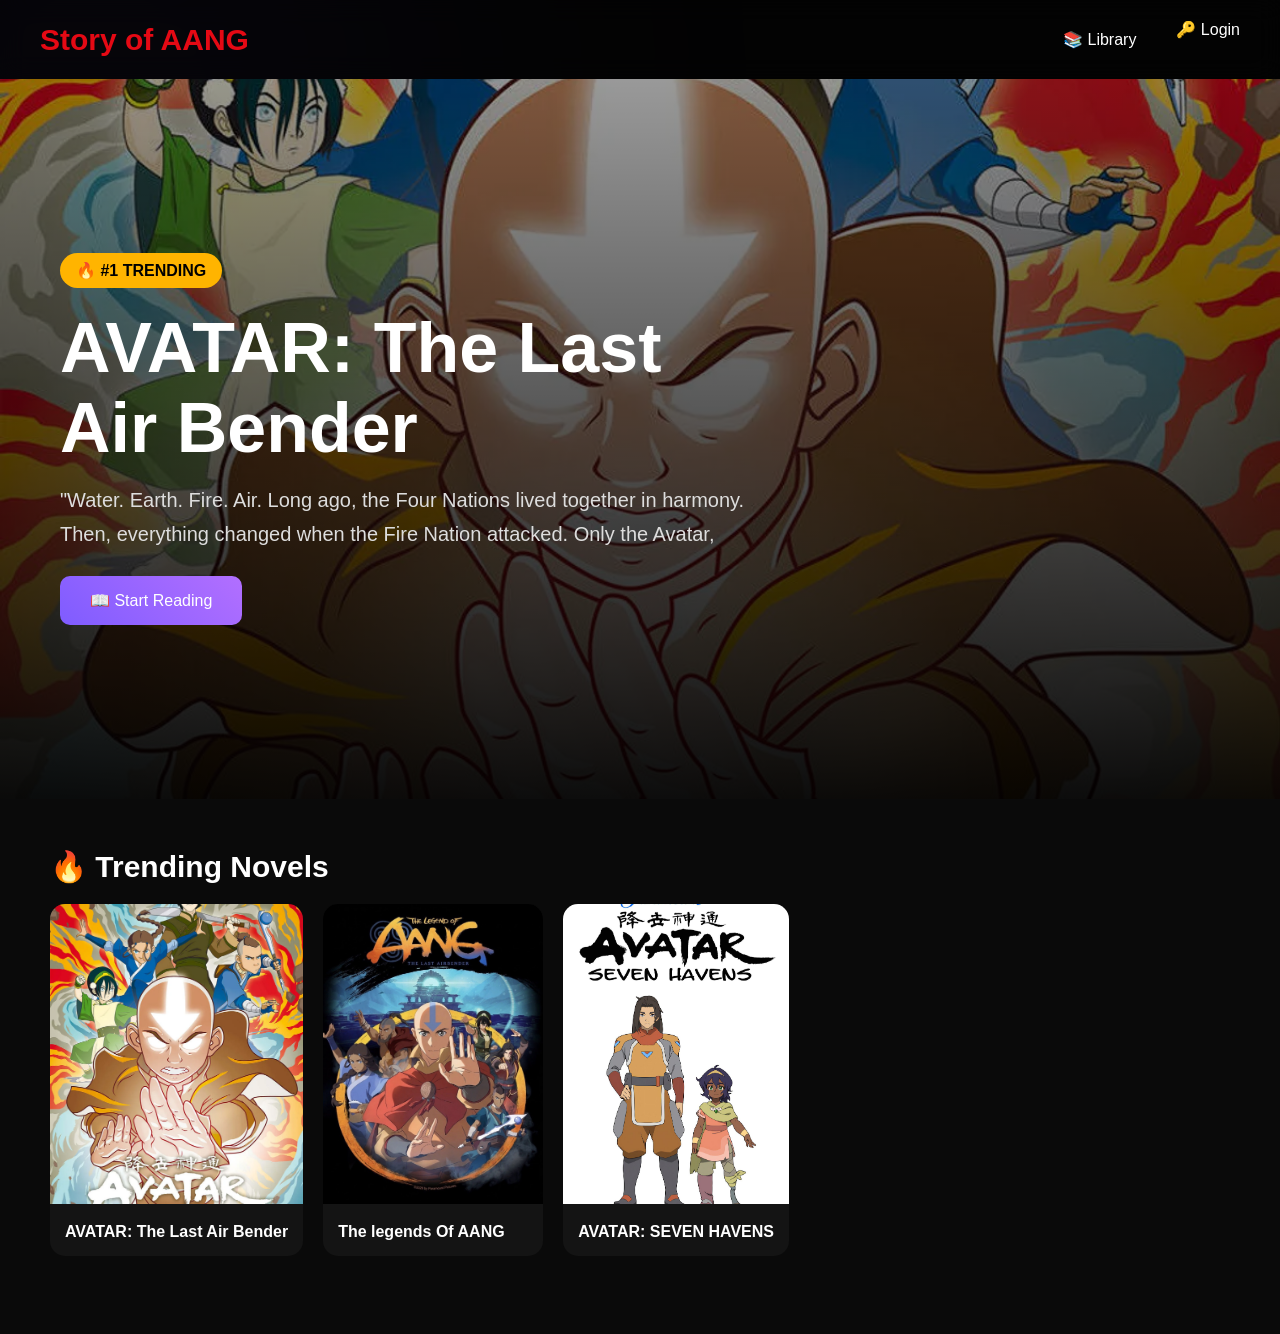
<file: dashboard.html>
<!DOCTYPE html>
<html lang="en">
<head>
<meta charset="UTF-8">
<meta name="viewport" content="width=device-width, initial-scale=1.0">
<title>Story of AANG</title>
<link rel="stylesheet" href="css/dashboard.css">


</head>
<body>

<!-- NAVBAR -->
<div class="nav">
    <div class="logo">Story of AANG</div>

    <div class="menu">

        <a href="library.html" class="nav-link">
            📚 Library
        </a>

        <a href="login.html" class="login-btn" id="authBtn">
            🔑 Login
        </a>

    
    </div>
</div>

<!-- HERO -->
<div class="hero">
    <div class="hero-content">

        <span class="badge">🔥 #1 TRENDING</span>

        <h1>AVATAR: The Last Air Bender</h1>

        <p>
            "Water. Earth. Fire. Air.
            Long ago, the Four Nations lived together in harmony.
            Then, everything changed when the Fire Nation attacked. 
            Only the Avatar,
        </p>

        <a href="story.html" class="start-btn">
            📖 Start Reading
        </a>

    </div>
</div>

<!-- TRENDING -->
<div class="section">

<h2>🔥 Trending Novels</h2>

<div class="row">

<div class="card">
<img src="images/27.jpg">
<h4>AVATAR: The Last Air Bender</h4>
</div>

<div class="card">
<img src="images/28.jpg">
<h4>The legends Of AANG</h4>
</div>

<div class="card">
<img src="images/29.jpg">
<h4>AVATAR: SEVEN HAVENS</h4>
</div>

</div>

</div>
<br>
<script src="js/dasboard.js"></script>
</body>
</html>
</file>
<file: css/dashboard.css>
/* ===== RESET ===== */
*{
    margin:0;
    padding:0;
    box-sizing:border-box;
    font-family:Segoe UI,sans-serif;
}

body{
    background:#0a0a0a;
    color:white;
    overflow-x:hidden;
}

/* ===== ANIMATED GLOW ===== */
body::before{
    content:"";
    position:fixed;
    width:600px;
    height:600px;
    background:#7f5cff;
    border-radius:50%;
    filter:blur(180px);
    opacity:.15;
    top:-200px;
    left:-200px;
    animation:moveGlow 10s infinite alternate;
    z-index:-1;
}

@keyframes moveGlow{
    from{transform:translate(0,0);}
    to{transform:translate(300px,150px);}
}

/* ===== NAVBAR ===== */
.nav{
    display:flex;
    justify-content:space-between;
    align-items:center;
    padding:20px 40px;
    background:rgba(0,0,0,.7);
    backdrop-filter:blur(12px);
    position:sticky;
    top:0;
    z-index:999;
}

.logo{
    font-size:30px;
    font-weight:bold;
    color:#e50914;
}

.menu{
    display:flex;
    gap:25px;
}

.menu a{
    text-decoration:none;
    color:white;
    transition:.3s;
}

.menu a:hover{
    color:#b26fff;
    text-shadow:0 0 15px #b26fff;
}

/* ===== HERO ===== */
.hero{
    height:80vh;
    display:flex;
    align-items:center;
    padding:60px;
    background:
    linear-gradient(rgba(0,0,0,.4),rgba(0,0,0,.95)),
    url('../images/27.jpg');
    background-size:cover;
    background-position:center;
    animation:heroZoom 12s infinite alternate;
}

@keyframes heroZoom{
    from{background-size:100%;}
    to{background-size:110%;}
}

.hero-content{
    max-width:700px;
}

.badge{
    background:#ffb400;
    color:black;
    padding:8px 16px;
    border-radius:30px;
    font-weight:bold;
    display:inline-block;
    margin-bottom:20px;
    animation:pulse 2s infinite;
}

@keyframes pulse{
    50%{transform:scale(1.08);}
}

.hero h1{
    font-size:70px;
    margin-bottom:15px;
}

.hero p{
    font-size:20px;
    color:#ddd;
    line-height:1.7;
}

.start-btn{
    display:inline-block;
    margin-top:25px;
    padding:15px 30px;
    border-radius:10px;
    text-decoration:none;
    color:white;
    background:linear-gradient(45deg,#7f5cff,#b26fff);
    transition:.3s;
}

.start-btn:hover{
    transform:scale(1.08);
    box-shadow:0 0 30px #7f5cff;
}

/* ===== SECTION ===== */
.section{
    padding:50px;
}

.section h2{
    margin-bottom:20px;
    font-size:30px;
}

/* ===== NOVEL ROW ===== */
.row{
    display:flex;
    gap:20px;
    overflow-x:auto;
    padding-bottom:10px;
}

.card{
    min-width:220px;
    background:#141414;
    border-radius:15px;
    overflow:hidden;
    transition:.4s;
    cursor:pointer;
}

.card:hover{
    transform:scale(1.08);
    box-shadow:0 0 35px rgba(127,92,255,.6);
}

.card img{
    width:100%;
    height:300px;
    object-fit:cover;
}

.card h4{
    padding:15px;
}

/* ===== DASHBOARD GRID ===== */
.dashboard-grid{
    display:grid;
    grid-template-columns:2fr 1fr;
    gap:25px;
    padding:50px;
}

/* ===== PANELS ===== */
.panel{
    background:rgba(255,255,255,.05);
    backdrop-filter:blur(15px);
    border-radius:20px;
    padding:25px;
    border:1px solid rgba(255,255,255,.08);
}

.panel h3{
    margin-bottom:15px;
}

/* ===== RANKINGS ===== */
.rank-item{
    padding:12px;
    margin-bottom:10px;
    background:#1a1a1a;
    border-radius:10px;
    transition:.3s;
}

.rank-item:hover{
    background:#2b1f4a;
}

/* ===== PROFILE ===== */
.profile{
    text-align:center;
}

.profile img{
    width:100px;
    height:100px;
    border-radius:50%;
    object-fit:cover;
    border:3px solid #7f5cff;
    margin-bottom:15px;
}

.profile p{
    margin:8px 0;
}

/* ===== CONTINUE READING ===== */
.continue-card{
    display:flex;
    gap:15px;
    align-items:center;
}

.continue-card img{
    width:100px;
    border-radius:10px;
}

/* ===== COMMENTS ===== */
.comment{
    padding:10px;
    margin-top:10px;
    background:#161616;
    border-radius:10px;
}

/* ===== MOBILE ===== */
@media(max-width:900px){

.hero{
    padding:30px;
}

.hero h1{
    font-size:45px;
}

.dashboard-grid{
    grid-template-columns:1fr;
}

}
.nav-link{
    position:relative;
    text-decoration:none;
    color:white;
    padding:10px 15px;
    transition:.3s;
}

/* Glow on hover */
.nav-link:hover{
    color:#b26fff;
    text-shadow:
    0 0 10px #7f5cff,
    0 0 20px #7f5cff;
}

/* Animated underline */
.nav-link::after{
    content:"";
    position:absolute;
    left:0;
    bottom:-5px;
    width:0;
    height:3px;
    border-radius:10px;

    background:
    linear-gradient(
        90deg,
        #7f5cff,
        #b26fff
    );

    transition:.4s;
}

.nav-link:hover::after{
    width:100%;
}
/* CONTINUE READING PANEL */
.panel{
    background:rgba(255,255,255,0.05);
    backdrop-filter:blur(15px);
    border-radius:20px;
    padding:25px;
    border:1px solid rgba(255,255,255,0.1);
    box-shadow:0 0 25px rgba(127,92,255,0.15);
}

/* CONTINUE CARD */
.continue-card{
    display:flex;
    align-items:center;
    gap:20px;
    cursor:pointer;
    padding:15px;
    border-radius:15px;
    transition:all .4s ease;
    background:rgba(255,255,255,0.03);
    position:relative;
    overflow:hidden;
}

/* Glow effect */
.continue-card::before{
    content:"";
    position:absolute;
    top:0;
    left:-100%;
    width:100%;
    height:100%;
    background:linear-gradient(
        90deg,
        transparent,
        rgba(255,255,255,.15),
        transparent
    );
    transition:.8s;
}

.continue-card:hover::before{
    left:100%;
}

.continue-card:hover{
    transform:translateY(-5px) scale(1.02);
    box-shadow:0 0 35px rgba(127,92,255,.5);
    border:1px solid #7f5cff;
}

/* COVER IMAGE */
#continueCover{
    width:110px;
    height:150px;
    object-fit:cover;
    border-radius:12px;
    transition:.4s;
    box-shadow:0 0 20px rgba(127,92,255,.4);
}

.continue-card:hover #continueCover{
    transform:scale(1.08);
}

/* TITLE */
#continueTitle{
    font-size:22px;
    color:white;
    margin-bottom:10px;
}

/* CHAPTER TEXT */
#continueChapter{
    color:#cfcfcf;
    font-size:15px;
}

/* CONTINUE BUTTON EFFECT */
.continue-card::after{
    content:"▶ Continue";
    position:absolute;
    right:20px;
    bottom:15px;
    color:#b26fff;
    font-weight:bold;
    opacity:0;
    transition:.3s;
}

.continue-card:hover::after{
    opacity:1;
}

/* FLOATING ANIMATION */
@keyframes floatCard{
    0%{transform:translateY(0);}
    50%{transform:translateY(-4px);}
    100%{transform:translateY(0);}
}

.continue-card{
    animation:floatCard 4s ease-in-out infinite;
}

/* MOBILE */
@media(max-width:768px){

.continue-card{
    flex-direction:column;
    text-align:center;
}

#continueCover{
    width:140px;
    height:190px;
}

#continueTitle{
    font-size:20px;
}

}
</file>
